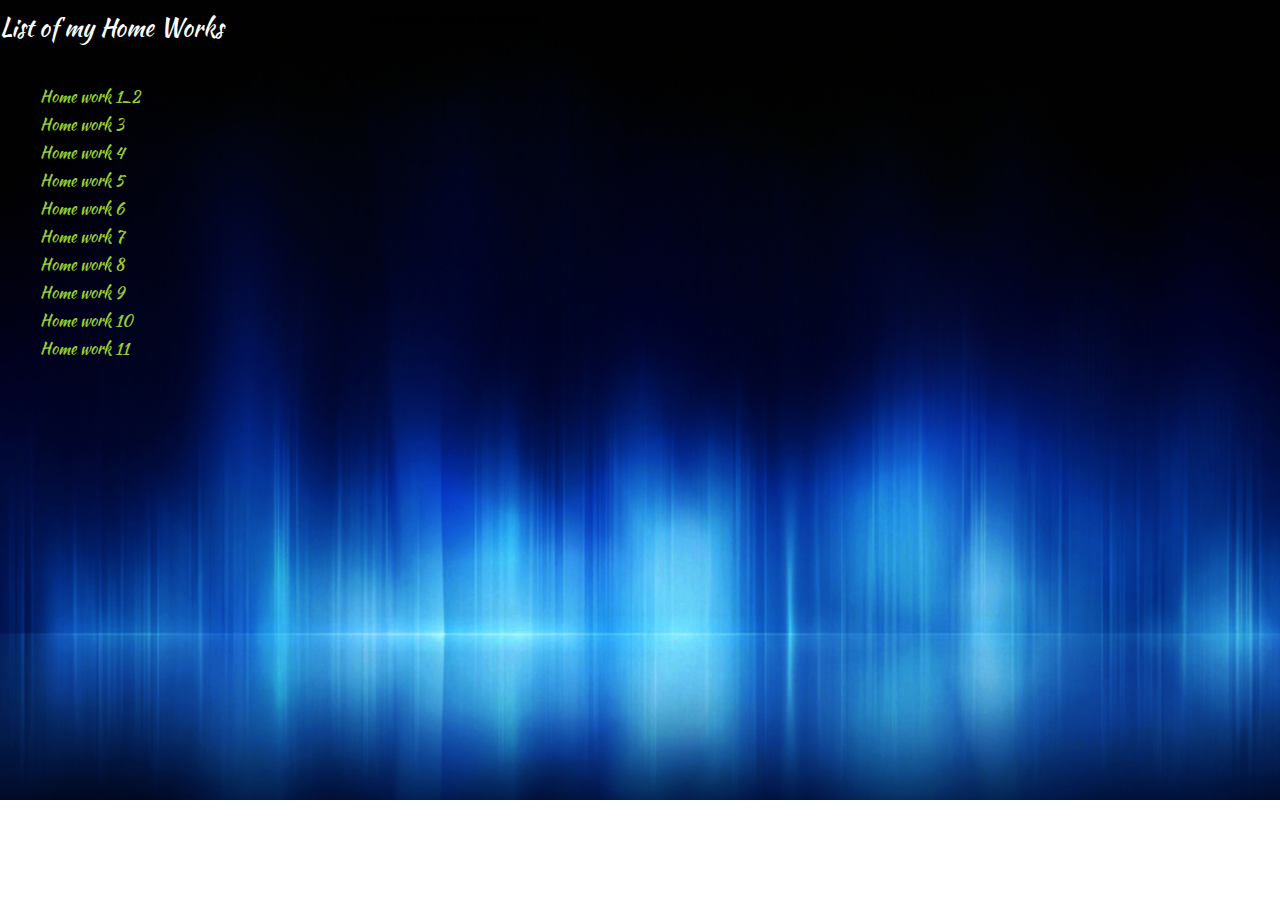
<file: index.html>
<!DOCTYPE html>
<html lang="en">
<head>
  <meta charset="UTF-8">
  <meta name="viewport" content="width=device-width, initial-scale=1.0">
  <meta http-equiv="X-UA-Compatible" content="ie=edge">
  <link href="https://fonts.googleapis.com/css?family=Kaushan+Script" rel="stylesheet">
  <link rel="stylesheet" href="style.css" />
  <title>My homeworks</title>
</head>
<body>
<div class="wrapper"><img src="./img/Background.jpg" alt="slider" class="slider-img"/>
<div class="list-title1"><span class="text-hw1"> List of my Home Works </span></div>
<div class="list-title2"><span class="text-hw2"> My Home Work examples </span></div>
<div class="home-works">
<div class="links-hw">
<ul class="sub-title">
<li class="list-item hw-1"><a href="./HW-1_2/index.html" class="list-link">Home work 1_2</a></li>
<li class="list-item hw-2"><a href="./HW-3/index.html" class="list-link">Home work 3</a></li>
<li class="list-item hw-4"><a href="./HW-4/index.html" class="list-link">Home work 4</a></li>
<li class="list-item hw-5"><a href="./HW-5/index.html" class="list-link">Home work 5</a></li>
<li class="list-item hw-6"><a href="./HW-6/index.html" class="list-link">Home work 6</a></li>
<li class="list-item hw-7"><a href="./HW-7/index.html" class="list-link">Home work 7</a></li>
<li class="list-item hw-8"><a href="./HW-8/index.html" class="list-link">Home work 8</a></li>
<li class="list-item hw-9"><a href="./HW-9/index.html" class="list-link">Home work 9</a></li>
<li class="list-item hw-10"><a href="./HW-10/index.html" class="list-link">Home work 10</a></li>
<li class="list-item hw-11"><a href="./HW-11/index.html" class="list-link">Home work 11</a></li>
</ul>
</div>
</div>
</div>
</body>
</html>
</file>
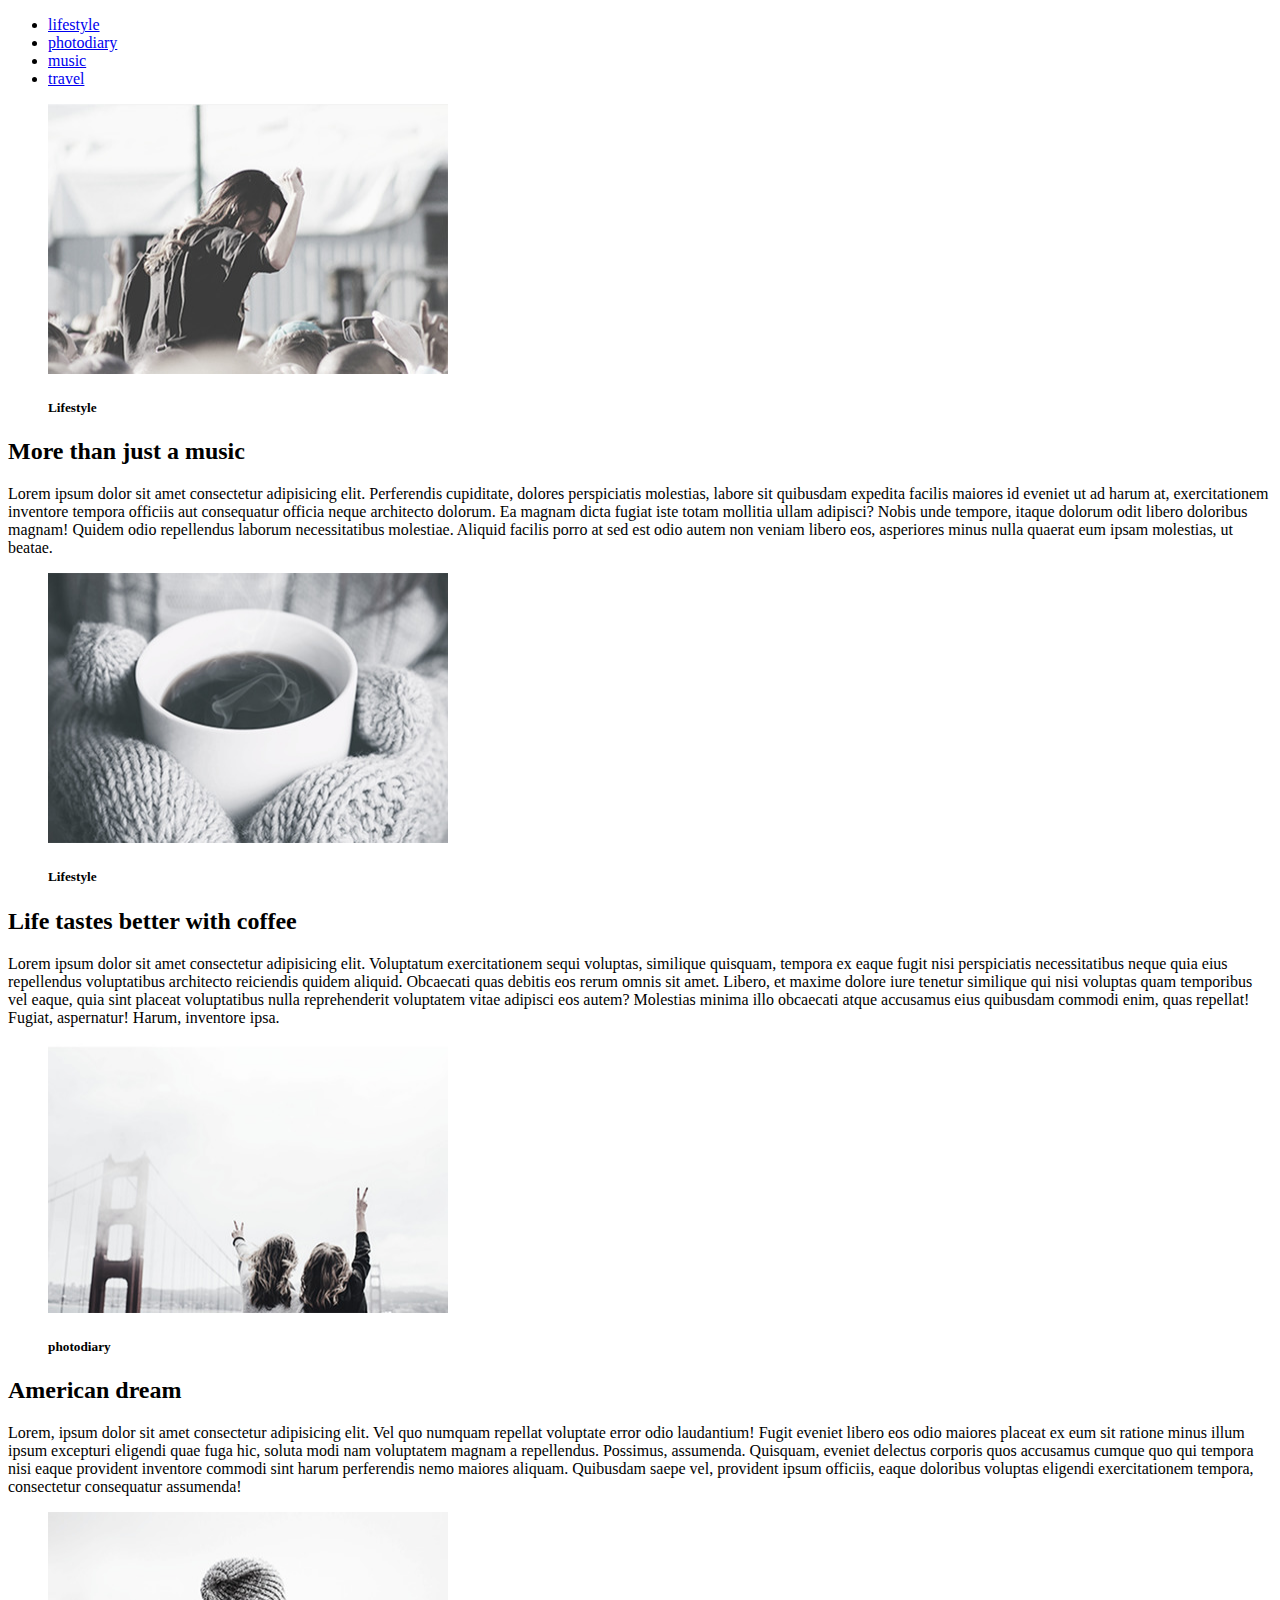
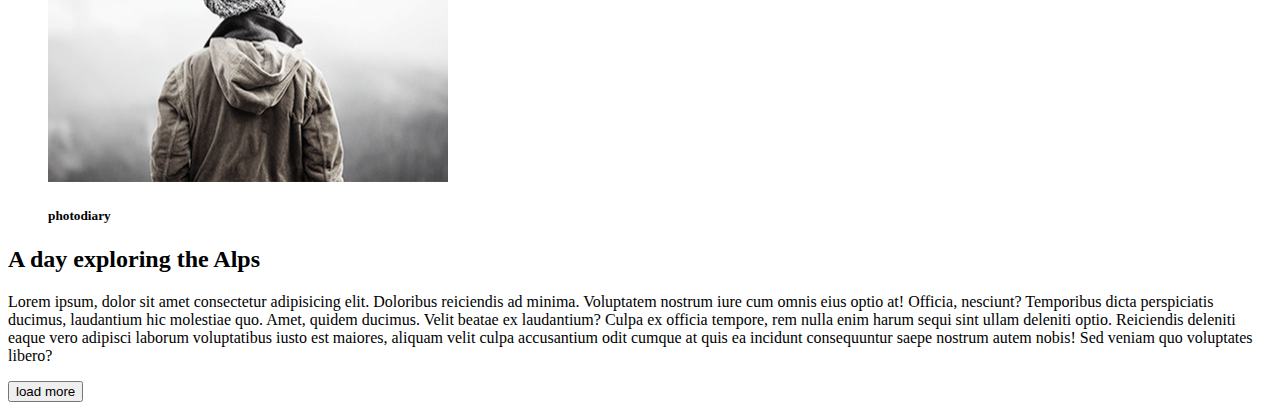
<file: HW-1_2/index.html>
<!DOCTYPE html>
<html lang="en">
  <head>
    <meta charset="UTF-8" />
    <meta name="viewport" content="width=device-width, initial-scale=1.0" />
    <meta http-equiv="X-UA-Compatible" content="ie=edge" />
    <title>Lifestyle</title>
  </head>
  <body>
    <div class="wrapper">
      <header>
        <ul>
          <li><a href="#1"> lifestyle </a></li>
          <li><a href="#2"> photodiary </a></li>
          <li><a href="#3"> music </a></li>
          <li><a href="#4"> travel </a></li>
        </ul>
      </header>
      <!-- #box1 -->
      <div class="box">
        <figure class="box-figure" id="1">
          <img
            src="img/1.jpg"
            alt="a girl"
            title="happy girl"
            width="400"
            height="270"
          />
          <figcaption><h5>Lifestyle</h5></figcaption>
        </figure>
        <h2>More than just a music</h2>
        <p>
          Lorem ipsum dolor sit amet consectetur adipisicing elit. Perferendis
          cupiditate, dolores perspiciatis molestias, labore sit quibusdam
          expedita facilis maiores id eveniet ut ad harum at, exercitationem
          inventore tempora officiis aut consequatur officia neque architecto
          dolorum. Ea magnam dicta fugiat iste totam mollitia ullam adipisci?
          Nobis unde tempore, itaque dolorum odit libero doloribus magnam!
          Quidem odio repellendus laborum necessitatibus molestiae. Aliquid
          facilis porro at sed est odio autem non veniam libero eos, asperiores
          minus nulla quaerat eum ipsam molestias, ut beatae.
        </p>
      </div>
      <!-- End #box1 -->
      <!-- #box2 -->
      <div class="box">
        <figure class="box-figure-" id="2">
          <img
            src="img/2.jpg"
            alt="coffee"
            title="a cup of coffee"
            width="400"
            height="270"
          />
          <figcaption><h5>Lifestyle</h5></figcaption>
        </figure>
        <h2>Life tastes better with coffee</h2>
        <p>
          Lorem ipsum dolor sit amet consectetur adipisicing elit. Voluptatum
          exercitationem sequi voluptas, similique quisquam, tempora ex eaque
          fugit nisi perspiciatis necessitatibus neque quia eius repellendus
          voluptatibus architecto reiciendis quidem aliquid. Obcaecati quas
          debitis eos rerum omnis sit amet. Libero, et maxime dolore iure
          tenetur similique qui nisi voluptas quam temporibus vel eaque, quia
          sint placeat voluptatibus nulla reprehenderit voluptatem vitae
          adipisci eos autem? Molestias minima illo obcaecati atque accusamus
          eius quibusdam commodi enim, quas repellat! Fugiat, aspernatur! Harum,
          inventore ipsa.
        </p>
      </div>
      <!-- End #box2 -->
      <!-- #box3 -->
      <div class="box">
        <figure class="box-figure" id="3">
          <img
            src="img/3.jpg"
            alt="two girls"
            title="two happy girls"
            width="400"
            height="270"
          />
          <figcaption><h5>photodiary</h5></figcaption>
        </figure>
        <h2>American dream</h2>
        <p>
          Lorem, ipsum dolor sit amet consectetur adipisicing elit. Vel quo
          numquam repellat voluptate error odio laudantium! Fugit eveniet libero
          eos odio maiores placeat ex eum sit ratione minus illum ipsum
          excepturi eligendi quae fuga hic, soluta modi nam voluptatem magnam a
          repellendus. Possimus, assumenda. Quisquam, eveniet delectus corporis
          quos accusamus cumque quo qui tempora nisi eaque provident inventore
          commodi sint harum perferendis nemo maiores aliquam. Quibusdam saepe
          vel, provident ipsum officiis, eaque doloribus voluptas eligendi
          exercitationem tempora, consectetur consequatur assumenda!
        </p>
      </div>
      <!-- End #box3 -->
      <!-- #box4 -->
      <div class="box">
        <figure class="box-figure" id="4">
          <img
            src="img/4.jpg"
            alt="a man"
            title="one man"
            width="400"
            height="270"
          />
          <figcaption><h5>photodiary</h5></figcaption>
        </figure>
        <h2>A day exploring the Alps</h2>
        <p>
          Lorem ipsum, dolor sit amet consectetur adipisicing elit. Doloribus
          reiciendis ad minima. Voluptatem nostrum iure cum omnis eius optio at!
          Officia, nesciunt? Temporibus dicta perspiciatis ducimus, laudantium
          hic molestiae quo. Amet, quidem ducimus. Velit beatae ex laudantium?
          Culpa ex officia tempore, rem nulla enim harum sequi sint ullam
          deleniti optio. Reiciendis deleniti eaque vero adipisci laborum
          voluptatibus iusto est maiores, aliquam velit culpa accusantium odit
          cumque at quis ea incidunt consequuntur saepe nostrum autem nobis! Sed
          veniam quo voluptates libero?
        </p>
      </div>
      <!-- End #box4 -->
      <footer>
        <button>load more</button>
      </footer>
    </div>
  </body>
</html>
</file>
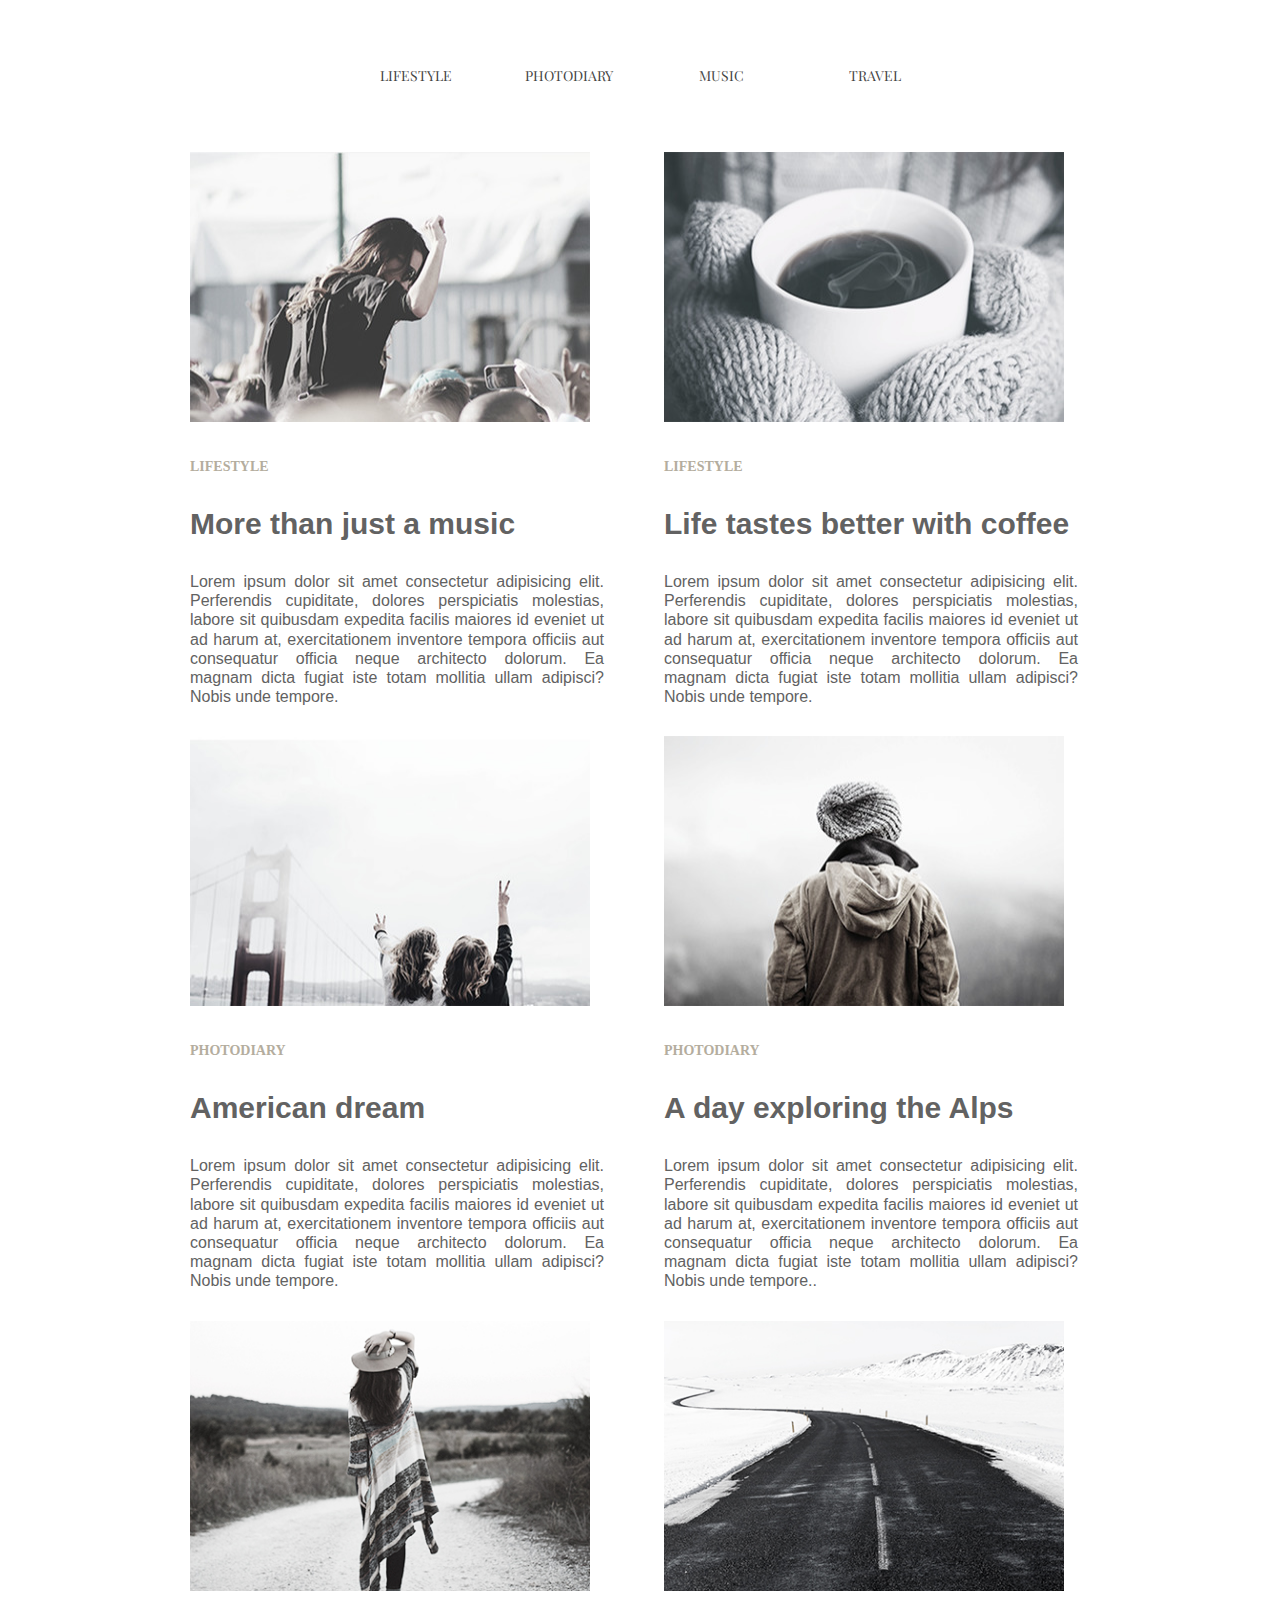
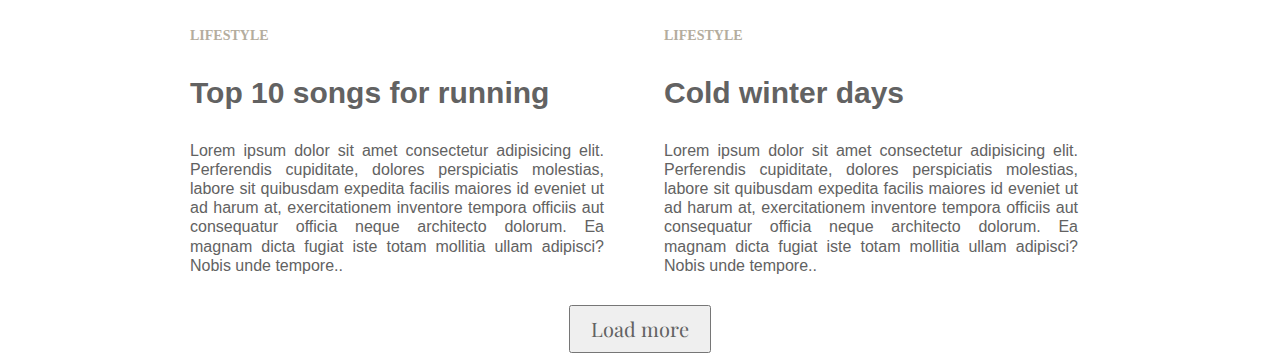
<file: HW-3/index.html>
<!DOCTYPE html>
<html lang="en">
  <head>
    <meta charset="UTF-8" />
    <meta name="viewport" content="width=device-width, initial-scale=1.0" />
    <meta http-equiv="X-UA-Compatible" content="ie=edge" />
    <title>Lifestyle</title>
    <link
      href="https://fonts.googleapis.com/css?family=Playfair+Display"
      rel="stylesheet"
    />
    <link rel="stylesheet" href="./CSS/style.css" />
  </head>

  <body>
    <div class="wrapper">
      <header>
        <ul class="list">
          <li class="list-item">
            <a class="list-link" href="#1"> lifestyle </a>
          </li>
          <li class="list-item">
            <a class="list-link" href="#2"> photodiary </a>
          </li>
          <li class="list-item"><a class="list-link" href="#3"> music </a></li>
          <li class="list-item"><a class="list-link" href="#4"> travel </a></li>
        </ul>
      </header>
      <!-- #box1 -->
      <main>
        <div class="box box-mr">
          <div class="box-image-wrp" id="1">
            <img
              class="box-image"
              src="img/1.jpg"
              alt="a girl"
              title="happy girl"
              width="400"
              height="270"
            />
          </div>
          <h5 class="sub-title">Lifestyle</h5>
          <h2 class="box-title">More than just a music</h2>
          <p class="box-text-pl">
            Lorem ipsum dolor sit amet consectetur adipisicing elit. Perferendis
            cupiditate, dolores perspiciatis molestias, labore sit quibusdam
            expedita facilis maiores id eveniet ut ad harum at, exercitationem
            inventore tempora officiis aut consequatur officia neque architecto
            dolorum. Ea magnam dicta fugiat iste totam mollitia ullam adipisci?
            Nobis unde tempore.
          </p>
        </div>
        <!-- End #box1 -->
        <!-- #box2 -->
        <div class="box">
          <div class="box-image-wrp" id="2">
            <img
              class="box-image"
              src="img/2.jpg"
              alt="coffee"
              title="a cup of coffee"
              width="400"
              height="270"
            />
          </div>
          <h5 class="sub-title">Lifestyle</h5>
          <h2 class="box-title">Life tastes better with coffee</h2>
          <p class="box-text">
            Lorem ipsum dolor sit amet consectetur adipisicing elit. Perferendis
            cupiditate, dolores perspiciatis molestias, labore sit quibusdam
            expedita facilis maiores id eveniet ut ad harum at, exercitationem
            inventore tempora officiis aut consequatur officia neque architecto
            dolorum. Ea magnam dicta fugiat iste totam mollitia ullam adipisci?
            Nobis unde tempore.
          </p>
        </div>
        <!-- End #box2 -->
        <!-- #box3 -->
        <div class="box box-mr">
          <div class="box-image-wrp" id="3">
            <img
              class="box-image"
              src="img/3.jpg"
              alt="two girls"
              title="two happy girls"
              width="400"
              height="270"
            />
          </div>
          <h5 class="sub-title">photodiary</h5>
          <h2 class="box-title">American dream</h2>
          <p class="box-text">
            Lorem ipsum dolor sit amet consectetur adipisicing elit. Perferendis
            cupiditate, dolores perspiciatis molestias, labore sit quibusdam
            expedita facilis maiores id eveniet ut ad harum at, exercitationem
            inventore tempora officiis aut consequatur officia neque architecto
            dolorum. Ea magnam dicta fugiat iste totam mollitia ullam adipisci?
            Nobis unde tempore.
          </p>
        </div>
        <!-- End #box3 -->
        <!-- #box4 -->
        <div class="box">
          <div class="box-image-wrp" id="4">
            <img
              class="box-image"
              src="img/4.jpg"
              alt="a man"
              title="one man"
              width="400"
              height="270"
            />
          </div>
          <h5 class="sub-title">photodiary</h5>
          <h2 class="box-title">A day exploring the Alps</h2>
          <p class="box-text">
            Lorem ipsum dolor sit amet consectetur adipisicing elit. Perferendis
            cupiditate, dolores perspiciatis molestias, labore sit quibusdam
            expedita facilis maiores id eveniet ut ad harum at, exercitationem
            inventore tempora officiis aut consequatur officia neque architecto
            dolorum. Ea magnam dicta fugiat iste totam mollitia ullam adipisci?
            Nobis unde tempore..
          </p>
        </div>
        <!-- End #box4 -->
        <!-- #box5 -->
        <div class="box box-mr">
          <div class="box-image-wrp" id="5">
            <img
              class="box-image"
              src="img/5.jpg"
              alt="a girl"
              title="one girl"
              width="400"
              height="270"
            />
          </div>
          <h5 class="sub-title">Lifestyle</h5>
          <h2 class="box-title">Top 10 songs for running</h2>
          <p class="box-text">
            Lorem ipsum dolor sit amet consectetur adipisicing elit. Perferendis
            cupiditate, dolores perspiciatis molestias, labore sit quibusdam
            expedita facilis maiores id eveniet ut ad harum at, exercitationem
            inventore tempora officiis aut consequatur officia neque architecto
            dolorum. Ea magnam dicta fugiat iste totam mollitia ullam adipisci?
            Nobis unde tempore..
          </p>
        </div>
        <!-- End #box5 -->
        <!-- #box6 -->
        <div class="box">
          <div class="box-image-wrp" id="6">
            <img
              class="box-image"
              src="img/6.jpg"
              alt="a road"
              title="road"
              width="400"
              height="270"
            />
          </div>
          <h5 class="sub-title">Lifestyle</h5>
          <h2 class="box-title">Cold winter days</h2>
          <p class="box-text">
            Lorem ipsum dolor sit amet consectetur adipisicing elit. Perferendis
            cupiditate, dolores perspiciatis molestias, labore sit quibusdam
            expedita facilis maiores id eveniet ut ad harum at, exercitationem
            inventore tempora officiis aut consequatur officia neque architecto
            dolorum. Ea magnam dicta fugiat iste totam mollitia ullam adipisci?
            Nobis unde tempore..
          </p>
        </div>
        <!-- End #box6 -->
        <footer>
          <button class="btn">Load more</button>
        </footer>
      </main>
    </div>
  </body>
</html>
</file>
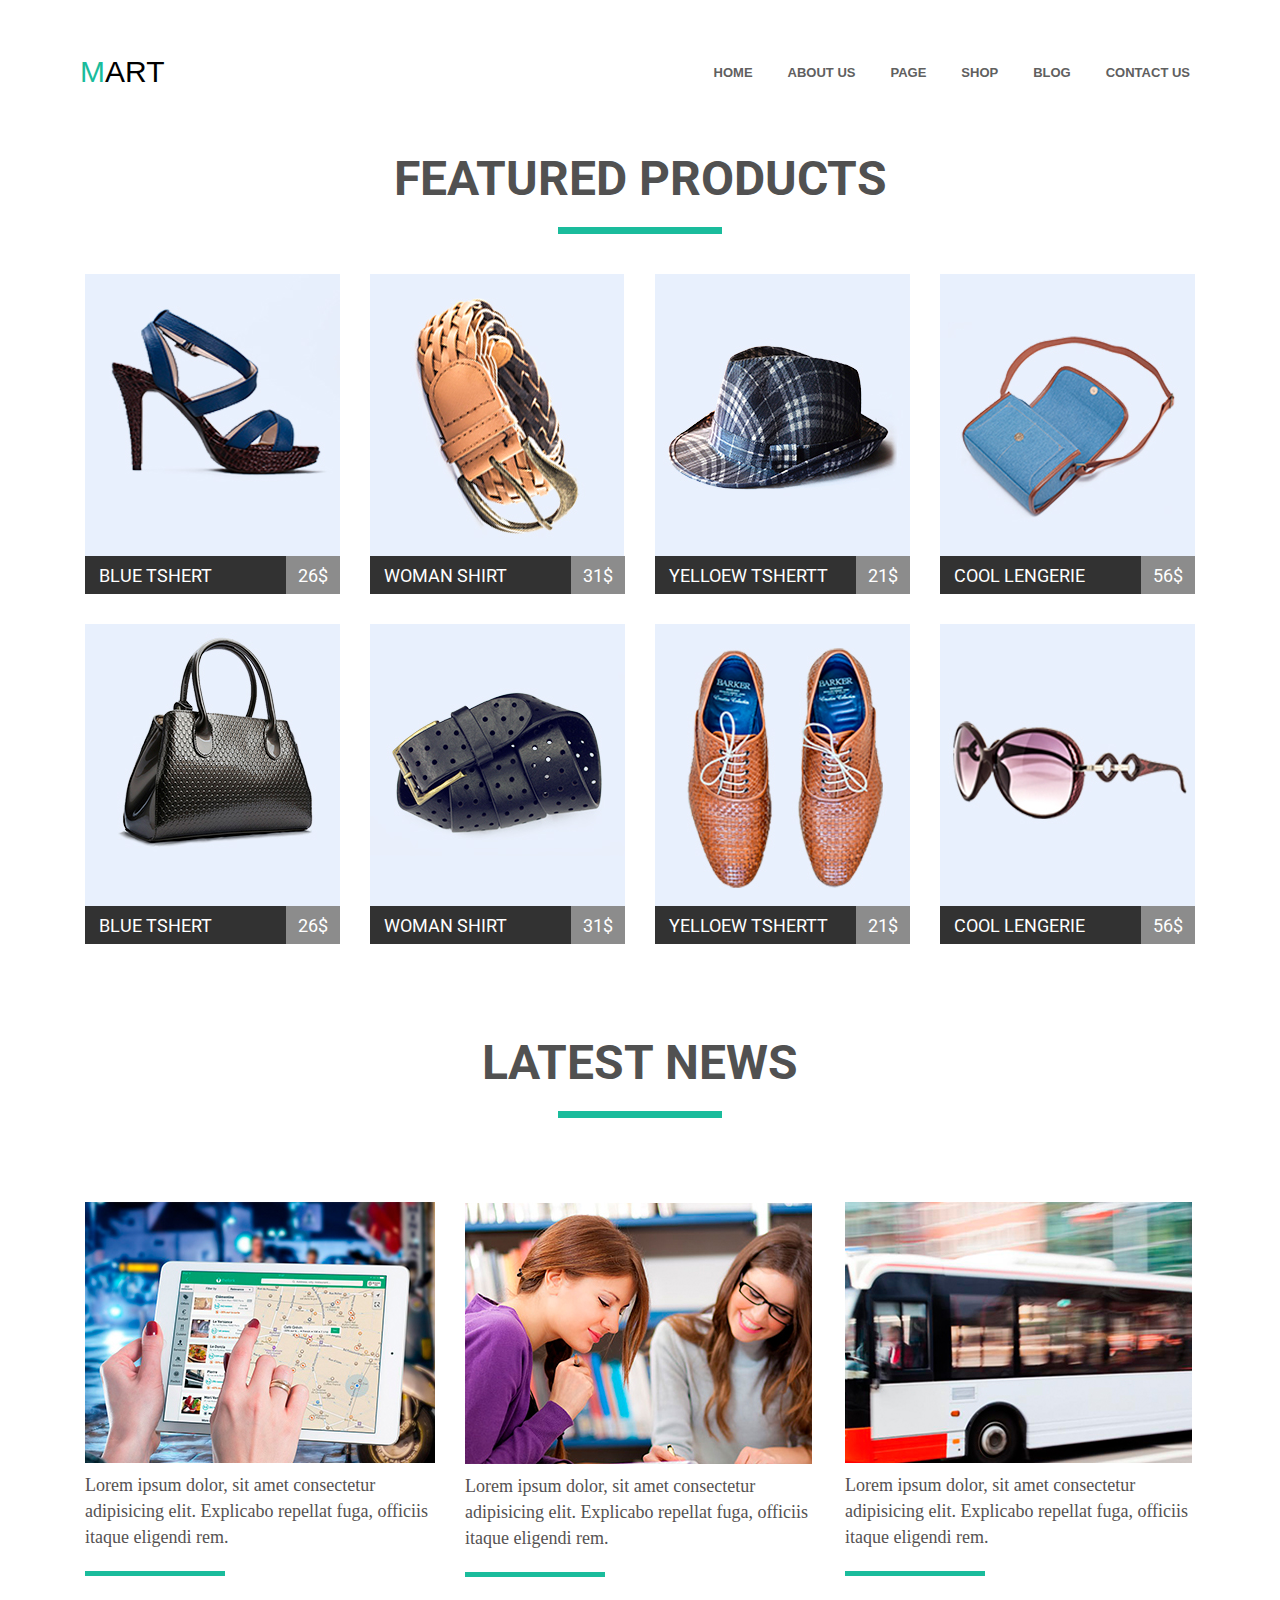
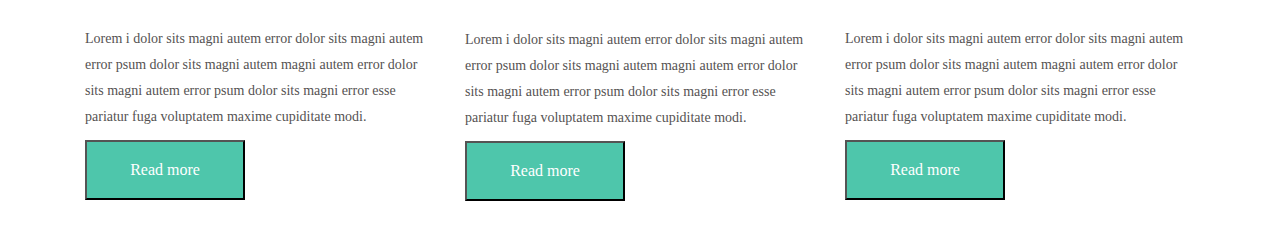
<file: HW-4/index.html>
<!DOCTYPE html>
<html lang="en">
  <head>
    <meta charset="UTF-8" />
    <meta name="viewport" content="width=device-width, initial-scale=1.0" />
    <meta http-equiv="X-UA-Compatible" content="ie=edge" />
    <title>Lifestyle</title>
    <link
      href="https://fonts.googleapis.com/css?family=Open+Sans"
      rel="stylesheet"
    />
    <link
      href="https://fonts.googleapis.com/css?family=Roboto"
      rel="stylesheet"
    />
    <link
      href="https://fonts.googleapis.com/css?family=Playfair+Display"
      rel="stylesheet"
    />
    <link rel="stylesheet" href="./CSS/style.css" />
  </head>
  <body>
    <div class="wrapper">
      <header class="page-header container">
        <nav class="page-nav container clearfix">
          <p><span class="list-logo">Mart</span></p>
          <ul class="site-navigation clearfix">
            <li class="list-item"><a href="#">Home</a></li>
            <li class="list-item"><a href="#">About us</a></li>
            <li class="list-item"><a href="#">Page</a></li>
            <li class="list-item"><a href="#">Shop</a></li>
            <li class="list-item"><a href="#">Blog</a></li>
            <li class="list-item"><a href="#">Contact us</a></li>
          </ul>
        </nav>
      </header>
      <h2 class="title">Featured Products</h2>
      <main class="content clearfix">
        <div class="card">
          <div class="card-img-wrp">
            <img src="./img/1.jpg" alt="goods" class="card-products" />
          </div>
          <div class="card-text-wrp clearfix">
            <span class="card-title">Blue TShert</span>
            <span class="card-prise">26$</span>
          </div>
        </div>
        <div class="card">
          <div class="card-img-wrp clearfix">
            <img src="./img/2.jpg" alt="woman shirt" class="card-img" />
          </div>
          <div class="card-text-wrp">
            <span class="card-title">Woman shirt</span>
            <span class="card-prise">31$</span>
          </div>
        </div>
        <div class="card">
          <div class="card-img-wrp clearfix">
            <img src="./img/3.jpg" alt="Yelloew TShert" class="card-img" />
          </div>
          <div class="card-text-wrp">
            <span class="card-title">Yelloew TShertt</span>
            <span class="card-prise">21$</span>
          </div>
        </div>
        <div class="card">
          <div class="card-img-wrp clearfix">
            <img src="./img/4.jpg" alt="Cool Lengerie" class="card-img" />
          </div>
          <div class="card-text-wrp">
            <span class="card-title">Cool Lengerie</span>
            <span class="card-prise">56$</span>
          </div>
        </div>
        <div class="card">
          <div class="card-img-wrp clearfix">
            <img src="./img/5.jpg" alt="goods" class="card-img" />
          </div>
          <div class="card-text-wrp">
            <span class="card-title">Blue TShert</span>
            <span class="card-prise">26$</span>
          </div>
        </div>
        <div class="card">
          <div class="card-img-wrp clearfix">
            <img src="./img/6.jpg" alt="woman shirt" class="card-img" />
          </div>
          <div class="card-text-wrp">
            <span class="card-title">Woman shirt</span>
            <span class="card-prise">31$</span>
          </div>
        </div>
        <div class="card">
          <div class="card-img-wrp clearfix">
            <img src="./img/7.jpg" alt="Yelloew TShert" class="card-img" />
          </div>
          <div class="card-text-wrp">
            <span class="card-title">Yelloew TShertt</span>
            <span class="card-prise">21$</span>
          </div>
        </div>
        <div class="card">
          <div class="card-img-wrp clearfix">
            <img src="./img/8.jpg" alt="Cool Lengerie" class="card-img" />
          </div>
          <div class="card-text-wrp">
            <span class="card-title">Cool Lengerie</span>
            <span class="card-prise">56$</span>
          </div>
        </div>
      </main>
      <h2 class="sub">Latest news</h2>
      <footer class="clearfix">
        <div class="foto-ft">
          <div class="photo-img-ft">
            <img src="./img/9.jpg" alt="photo" />
          </div>
          <div class="foto-text-ft">
            <span class="text-title-ft"
              >Lorem ipsum dolor, sit amet consectetur adipisicing elit.
              Explicabo repellat fuga, officiis itaque eligendi rem.</span
            >
          </div>
          <h2 class="sub-ft"></h2>
          <span class="text-title-ft-under">
            Lorem i dolor sits magni autem error dolor sits magni autem error
            psum dolor sits magni autem magni autem error dolor sits magni autem
            error psum dolor sits magni error esse pariatur fuga voluptatem
            maxime cupiditate modi.</span
          >
          <button class="btn">Read more</button>
        </div>
        <div class="foto-ft clearfix">
          <div class="photo-img-ft">
            <img src="./img/10.jpg" alt="photo" />
          </div>
          <div class="foto-text-ft">
            <span class="text-title-ft"
              >Lorem ipsum dolor, sit amet consectetur adipisicing elit.
              Explicabo repellat fuga, officiis itaque eligendi rem.</span
            >
          </div>
          <h2 class="sub-ft"></h2>
          <span class="text-title-ft-under">
            Lorem i dolor sits magni autem error dolor sits magni autem error
            psum dolor sits magni autem magni autem error dolor sits magni autem
            error psum dolor sits magni error esse pariatur fuga voluptatem
            maxime cupiditate modi.</span
          >
          <button class="btn">Read more</button>
        </div>
        <div class="foto-ft clearfix">
          <div class="photo-img-ft">
            <img src="./img/11.jpg" alt="photo" />
          </div>
          <div class="foto-text-ft">
            <span class="text-title-ft"
              >Lorem ipsum dolor, sit amet consectetur adipisicing elit.
              Explicabo repellat fuga, officiis itaque eligendi rem.</span
            >
          </div>
          <h2 class="sub-ft"></h2>
          <span class="text-title-ft-under">
            Lorem i dolor sits magni autem error dolor sits magni autem error
            psum dolor sits magni autem magni autem error dolor sits magni autem
            error psum dolor sits magni error esse pariatur fuga voluptatem
            maxime cupiditate modi.</span
          >
          <button class="btn">Read more</button>
        </div>
      </footer>
    </div>
  </body>
</html>
</file>
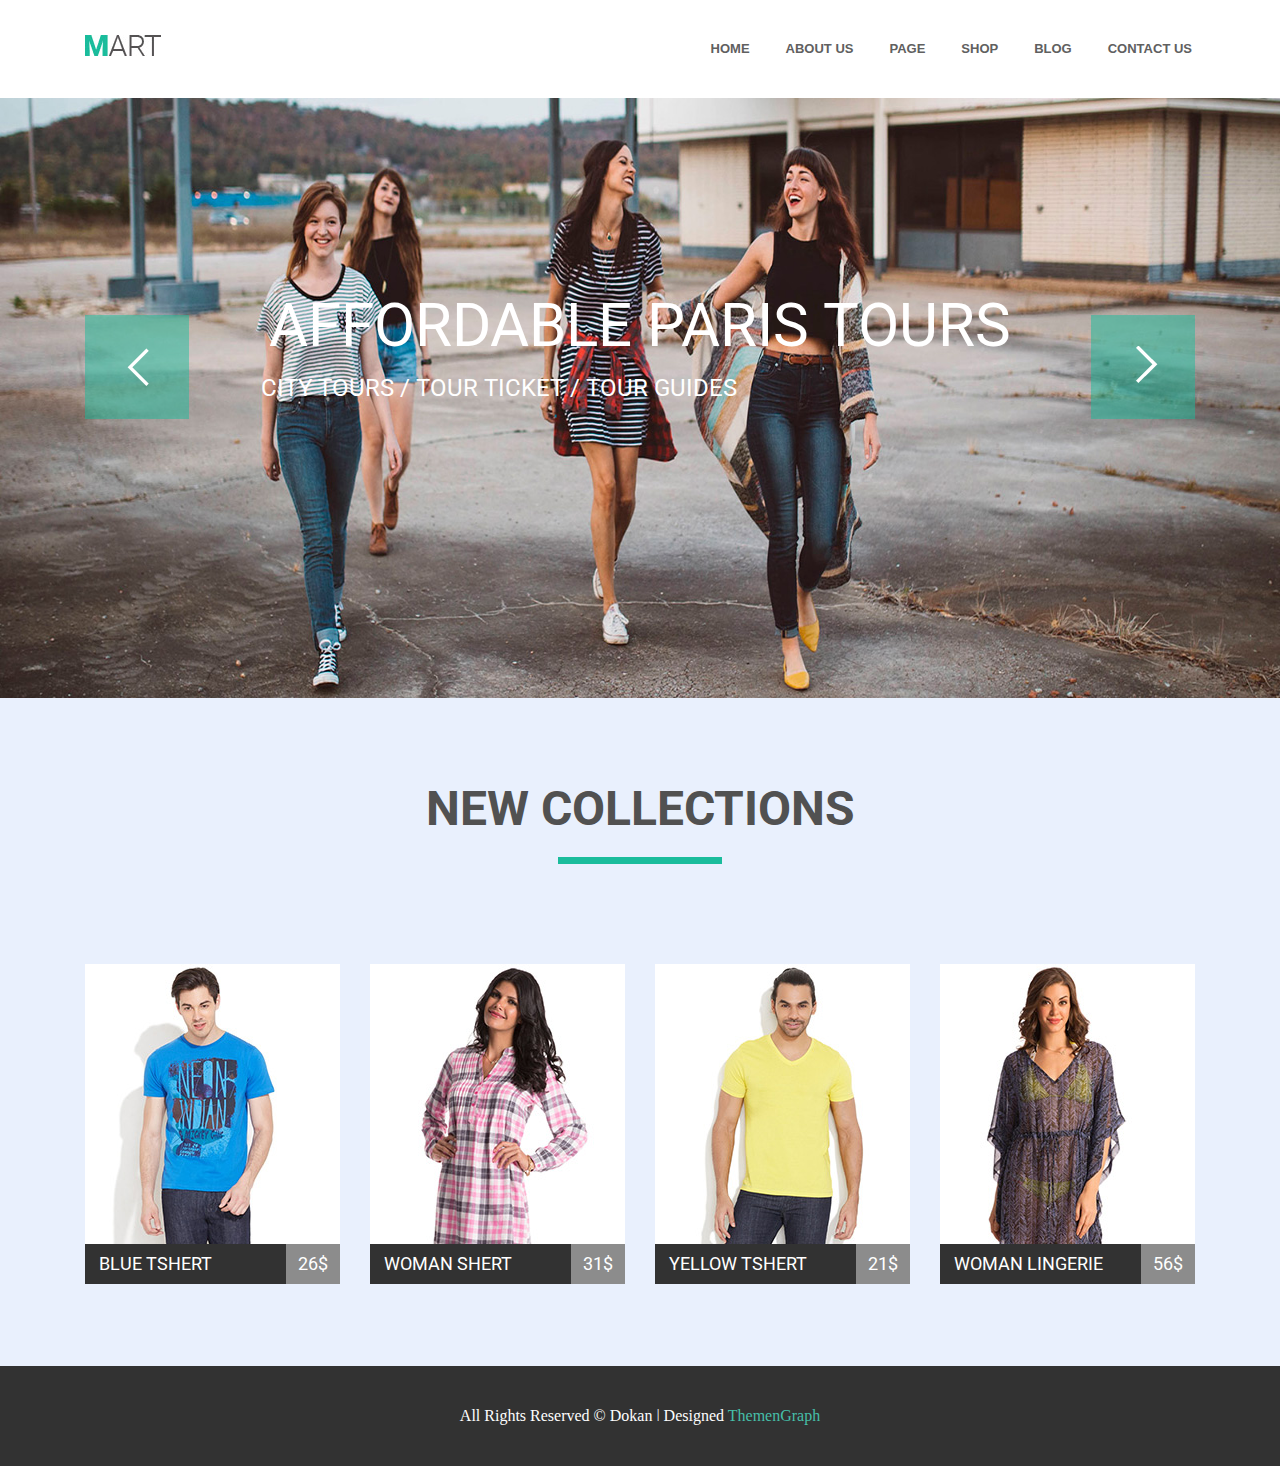
<file: HW-5/index.html>
<!DOCTYPE html>
<html lang="en">

<head>
  <meta charset="UTF-8" />
  <meta name="viewport" content="width=device-width, initial-scale=1.0" />
  <meta http-equiv="X-UA-Compatible" content="ie=edge" />
  <title>Lifestyle</title>
  <link href="https://fonts.googleapis.com/css?family=Open+Sans" rel="stylesheet" />
  <link href="https://fonts.googleapis.com/css?family=Roboto" rel="stylesheet" />
  <link href="https://fonts.googleapis.com/css?family=Playfair+Display" rel="stylesheet" />
  <link rel="stylesheet" href="./CSS/style.css" />
</head>

<body>
    <div class="fluid-header">
      <header class="page-header">
        <nav class="page-nav container clearfix">
          <a href="#">
            <img src="./img/logo.jpg" alt="logo" class="site-logo" /></a>
          <ul class="site-navigation clearfix">
            <li class="list-item"><a href="#">Home</a></li>
            <li class="list-item"><a href="#">About us</a></li>
            <li class="list-item"><a href="#">Page</a></li>
            <li class="list-item"><a href="#">Shop</a></li>
            <li class="list-item"><a href="#">Blog</a></li>
            <li class="list-item"><a href="#">Contact us</a></li>
          </ul>
        </nav>
      </header>
    </div>
    <div class="container-fluid slider-wrp">
      <img class="slider-img" src="img/main.jpg" alt="slider" />
      <div class="conteiner slider clearfix">
        <button class="btn btn-l">
          <img src="./img/left.png" alt="previos slider" />
        </button>
        <button class="btn btn-r">
          <img src="./img/right.png" alt="next slider" />
        </button>
        <p class="text-upp">AFFORDABLE PARIS TOURS</p>
        <p class="text-down">CITY TOURS / TOUR TICKET / TOUR GUIDES</p>
      </div>
    </div>
    <div class="middle-wrp">
    <main class="clearfix">
      <h2 class="title">NEW COLLECTIONS</h2>
      <div class="card">
        <div class="card-img-wrp">
          <img src="./img/1.jpg" alt="man_blue_tshert" class="card-products" />
          <div class="card-purchase"></div>
          <div class="card-icon-wrp">
            <button class="btnn btn-heart">
              <img src="./img/heart.png" alt="heart" />
            </button>
            <button class="btnn btn-arrow">
              <img src="./img/arrow.png" alt="arrow" />
            </button>
            <button class="btnn btn-clock">
              <img src="./img/clock.png" alt="clock" />
            </button>
            <button class="btnn btn-add-basket">
              <img src="./img/basket.png" class="basket-l" alt="basket" />
              <span class="add-to">ADD TO CARD</span>
            </button>
          </div>
        </div>
        <div class="card-text-wrp clearfix">
          <span class="card-title">Blue TShert</span>
          <span class="card-prise">26$</span>
        </div>
      </div>
      <div class="card">
        <div class="card-img-wrp">
          <img src="./img/2.jpg" alt="woman_shert" class="card-products" />
          <div class="card-purchase"></div>
          <div class="card-icon-wrp">
            <button class="btnn btn-heart">
              <img src="./img/heart.png" alt="heart" />
            </button>
            <button class="btnn btn-arrow">
              <img src="./img/arrow.png" alt="arrow" />
            </button>
            <button class="btnn btn-clock">
              <img src="./img/clock.png" alt="clock" />
            </button>
            <button class="btnn btn-add-basket">
              <img src="./img/basket.png" class="basket-l" alt="basket" />
              <span class="add-to">ADD TO CARD</span>
            </button>
          </div>
        </div>
        <div class="card-text-wrp clearfix">
          <span class="card-title">Woman Shert</span>
          <span class="card-prise">31$</span>
        </div>
      </div>
      <div class="card">
        <div class="card-img-wrp">
          <img src="./img/3.jpg" alt="man_yellow_tshert" class="card-products" />
          <div class="card-purchase"></div>
          <div class="card-icon-wrp">
            <button class="btnn btn-heart">
              <img src="./img/heart.png" alt="heart" />
            </button>
            <button class="btnn btn-arrow">
              <img src="./img/arrow.png" alt="arrow" />
            </button>
            <button class="btnn btn-clock">
              <img src="./img/clock.png" alt="clock" />
            </button>
            <button class="btnn btn-add-basket">
              <img src="./img/basket.png" class="basket-l" alt="basket" />
              <span class="add-to">ADD TO CARD</span>
            </button>
          </div>
        </div>
        <div class="card-text-wrp clearfix">
          <span class="card-title">Yellow TShert</span>
          <span class="card-prise">21$</span>
        </div>
      </div>
      <div class="card">
        <div class="card-img-wrp">
          <img src="./img/4.jpg" alt="woman_lingerie" class="card-products" />
          <div class="card-purchase"></div>
          <div class="card-icon-wrp">
            <button class="btnn btn-heart">
              <img src="./img/heart.png" alt="heart" />
            </button>
            <button class="btnn btn-arrow">
              <img src="./img/arrow.png" alt="arrow" />
            </button>
            <button class="btnn btn-clock">
              <img src="./img/clock.png" alt="clock" />
            </button>
            <button class="btnn btn-add-basket">
              <img src="./img/basket.png" class="basket-l" alt="basket" />
              <span class="add-to">ADD TO CARD</span>
            </button>
          </div>
        </div>
        <div class="card-text-wrp clearfix">
          <span class="card-title">Woman Lingerie</span>
          <span class="card-prise">56$</span>
        </div>
      </div>
    </main>
    </div>
    <footer class="ftr">
      <p class="ftr-title">
        All Rights Reserved © Dokan &#448; Designed
        <span class="last-word">ThemenGraph</span>
      </p>
    </footer>
</body>

</html>
</file>
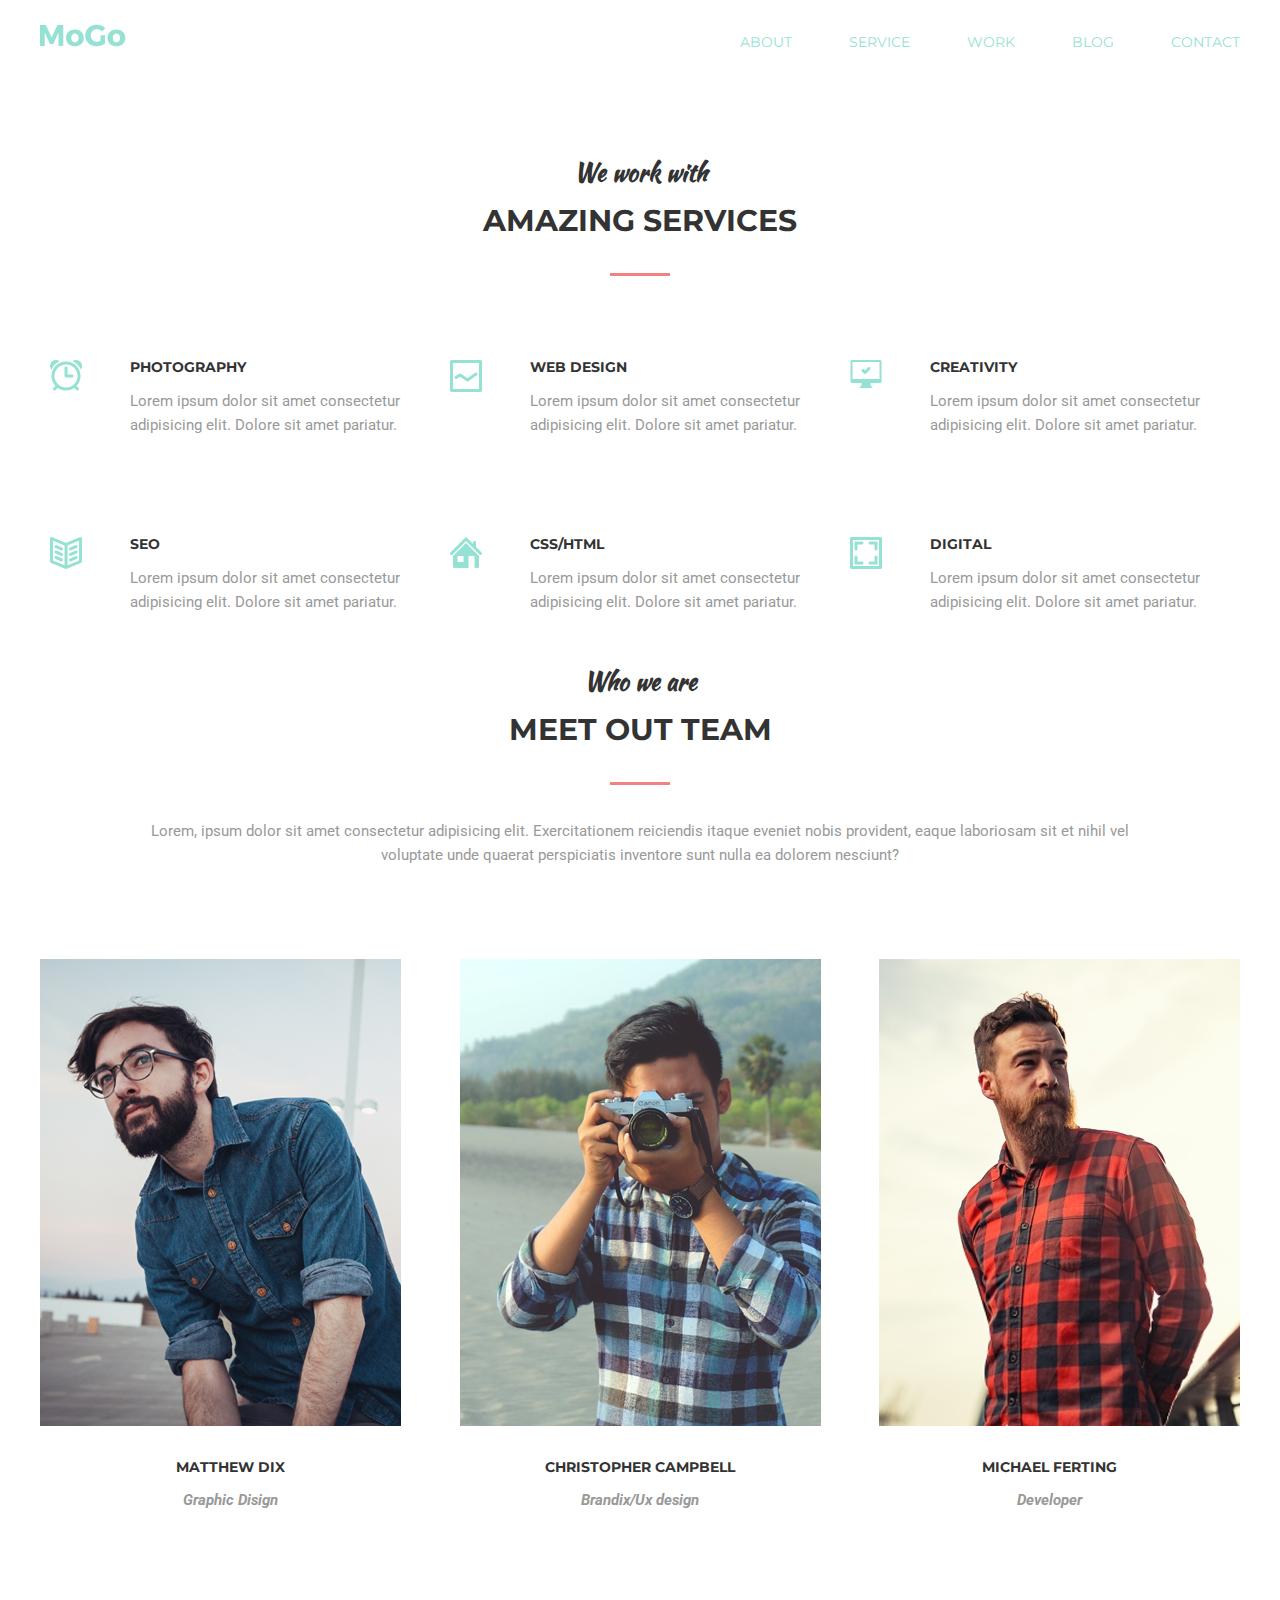
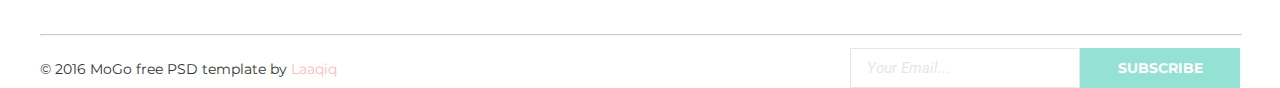
<file: HW-6/index.html>
<!DOCTYPE html>
<html lang="en">

<head>
  <meta charset="UTF-8" />
  <meta name="viewport" content="width=device-width, initial-scale=1.0" />
  <meta http-equiv="X-UA-Compatible" content="ie=edge" />
  <title>Lifestyle</title>
  <link href="https://fonts.googleapis.com/css?family=Open+Sans" rel="stylesheet" />
  <link href="https://fonts.googleapis.com/css?family=Roboto" rel="stylesheet" />
  <link href="https://fonts.googleapis.com/css?family=Kaushan+Script" rel="stylesheet">
  <link href="https://fonts.googleapis.com/css?family=Playfair+Display" rel="stylesheet" />
  <link href="https://fonts.googleapis.com/css?family=Kaushan+Script" rel="stylesheet">
  <link href="https://fonts.googleapis.com/css?family=Montserrat" rel="stylesheet">
  <link rel="stylesheet" href="./CSS/style.css" />
</head>

<body>
  <div class="wrapper">
    <div class="container">
      <header class="row row-header">
        <div class="logo-wrp col-1">
          <a href="#"><img src="./img/logo.png" alt="logo" class="logo"></a></div>
        <nav class="nav-header col-5">
          <ul class="menu">
            <li class="list-item"><a href="#" class="menu-link">About</a></li>
            <li class="list-item"><a href="#" class="menu-link">Service</a></li>
            <li class="list-item"><a href="#" class="menu-link">Work</a></li>
            <li class="list-item"><a href="#" class="menu-link">Blog</a></li>
            <li class="list-item"><a href="#" class="menu-link">Contact</a></li>
          </ul>
        </nav>
      </header>
    </div>
    <div class="main">
      <h3 class="subtitle">We work with</h3>
      <h2 class="title">Amazing services</h2>
      <div class="row services">
        <div class="service col-4 row">
          <div class="icon-wrp"><a href="#"><img src="./img/alarm.png" alt="clock"></a></div>
          <div class="service-text">
            <h4 class="service-title">Photography</h4>
            <p class="service-description">Lorem ipsum dolor sit amet consectetur adipisicing elit. Dolore sit amet
              pariatur.</p>
          </div>
        </div>
        <div class="service col-4 row">
          <div class="icon-wrp"><a href="#"><img src="./img/line-graph.png" alt="line-graph"></a></div>
          <div class="service-text">
            <h4 class="service-title">Web design</h4>
            <p class="service-description">Lorem ipsum dolor sit amet consectetur adipisicing elit. Dolore sit amet
              pariatur.</p>
          </div>
        </div>
        <div class="service col-4 row">
          <div class="icon-wrp"><a href="#"><img src="./img/computer.png" alt="computer"></a></div>
          <div class="service-text">
            <h4 class="service-title">Creativity</h4>
            <p class="service-description">Lorem ipsum dolor sit amet consectetur adipisicing elit. Dolore sit amet
              pariatur.</p>
          </div>
        </div>
        <div class="service col-4 row">
          <div class="icon-wrp"><a href="#"><img src="./img/book.png" alt="book"></a></div>
          <div class="service-text">
            <h4 class="service-title">Seo</h4>
            <p class="service-description">Lorem ipsum dolor sit amet consectetur adipisicing elit. Dolore sit amet
              pariatur.</p>
          </div>
        </div>
        <div class="service col-4 row">
          <div class="icon-wrp"><a href="#"><img src="./img/home.png" alt="home"></a></div>
          <div class="service-text">
            <h4 class="service-title">Css/html</h4>
            <p class="service-description">Lorem ipsum dolor sit amet consectetur adipisicing elit. Dolore sit amet
              pariatur.</p>
          </div>
        </div>
        <div class="service col-4 row">
          <div class="icon-wrp"><a href="#"><img src="./img/image.png" alt="image"></a></div>
          <div class="service-text">
            <h4 class="service-title">Digital</h4>
            <p class="service-description">Lorem ipsum dolor sit amet consectetur adipisicing elit. Dolore sit amet
              pariatur.</p>
          </div>
        </div>
      </div>
    </div>
    <h3 class="subtitle">Who we are</h3>
    <h2 class="title title-mdl">Meet out team</h2>
    <p class="middle-text">Lorem, ipsum dolor sit amet consectetur adipisicing elit. Exercitationem reiciendis itaque
      eveniet nobis provident, eaque laboriosam sit et nihil vel voluptate unde quaerat perspiciatis inventore sunt
      nulla ea dolorem nesciunt?</p>

    <div class="middle-card">
      <div class="card">
        <div class="card-purchase"></div>
        <div class="card-img-wrp">
          <img src="./img/img-1.jpg" alt="first man" class="card-man" />
          <div class="card-icon-wrp">
            <button class="btn btn-facebook">
              <img src="./img/facebook.png" alt="facebook" />
            </button>
            <button class="btn btn-twitter">
              <img src="./img/twitter.png" alt="twitter" />
            </button>
            <button class="btn btn-pinterest">
              <img src="./img/pinterest.png" alt="pinterest" />
            </button>
            <button class="btn btn-instagram">
              <img src="./img/instagram.png" alt="instagram" />
            </button>
          </div>
        </div>
      </div>
      <div class="card">
        <div class="card-purchase"></div>
        <div class="card-img-wrp">
          <img src="./img/img-2.jpg" alt="second man" class="card-man" />
          <div class="card-icon-wrp">
            <button class="btn btn-facebook">
              <img src="./img/facebook.png" alt="facebook" />
            </button>
            <button class="btn btn-twitter">
              <img src="./img/twitter.png" alt="twitter" />
            </button>
            <button class="btn btn-pinterest">
              <img src="./img/pinterest.png" alt="pinterest" />
            </button>
            <button class="btn btn-instagram">
              <img src="./img/instagram.png" alt="instagram" />
            </button>
          </div>
        </div>
      </div>
      <div class="card">
        <div class="card-purchase"></div>
        <div class="card-img-wrp">
          <img src="./img/img-3.jpg" alt="third man" class="card-man" />
          <div class="card-icon-wrp">
            <button class="btn btn-facebook">
              <img src="./img/facebook.png" alt="facebook" />
            </button>
            <button class="btn btn-twitter">
              <img src="./img/twitter.png" alt="twitter" />
            </button>
            <button class="btn btn-pinterest">
              <img src="./img/pinterest.png" alt="pinterest" />
            </button>
            <button class="btn btn-instagram">
              <img src="./img/instagram.png" alt="instagram" />
            </button>
          </div>
        </div>
      </div>
    </div>
    <div class="text-ftr">
      <div class="title-ftr">
        <h4 class="ftr-subtitle">Matthew Dix</h4>
        <h5 class="ftr-title">Graphic Disign</h5>
      </div>
      <div class="title-ftr">
        <h4 class="ftr-subtitle">Christopher Campbell</h4>
        <h5 class="ftr-title">Brandix/Ux design</h5>
      </div>
      <div class="title-ftr">
        <h4 class="ftr-subtitle">Michael Ferting</h4>
        <h5 class="ftr-title">Developer</h5>
      </div>
    </div>
    <hr class="shape">
    <footer class="ftr">
      <p class="copyright">
        © 2016 MoGo free PSD template by <span class="accent">Laaqiq</span></p>
      <form class="frm">
        <input type="email" name="email" placeholder="Your Email..." />
        <input type="submit" value="subscribe" />
      </form>
    </footer>
  </div>

</body>

</html>
</file>
<file: style.css>
* {
  margin: 0;
  padding: 0;
}

.wrapper {
position:relative;
}

.slider-img {
width: 100%;
height: 100%;
}

.text-hw1 {
display:block;
text-align:left;
width: 400px;
font-size: 24px;
font-family: "Kaushan Script", cursive;
color:white;
}

.list-title1 {
position: absolute;
top:10px;
animation: logo-appear 1s linear;
}

.list-title2 {
  display: block;
  width: 930px;
  position: absolute;
  top:10px;
  left: 370px;
  animation: logo-appear 1s linear;
  }
  

.sub-title {
position: absolute;
display:block;
top:80px;
left:40px;
animation: jello 1s linear;
}

.examples {
  display: flex;
  justify-content: space-between;
  width: 930px;
  cursor: pointer;
  position: absolute;
  top: 100px;
  left: 300px;
}


.sub-title li {
display:block;
}

.list-link {
font-size: 16px;
font-family: "Kaushan Script", cursive;
 display: block;
 color: #9acd32;
 cursor: pointer;
 text-decoration: none;
 margin: 5px 0px;
 
}

.list-link:hover {
color: #ff4500;
}

.home-works {
  
}

a:hover {
transform: scale(1.5);
}

.examples li {
  display:block;
}

.ull {
  display: flex;
  width: 525px;
  flex-wrap: wrap;
  justify-content: space-between;
}
.maket {
  display: block;
}
.examples li:hover {
   transform: scale(2.5);
   }


/*      ainmation       */

@keyframes logo-appear {
  0% {
    transform: translateY(-100px);
    opacity: 0; 
  }

  50% {
    transform: translateY(0);
    opacity: 1;
    transform: rotate(0);
  }

  100% {
    transform: rotate(360deg);
  }
}

@keyframes jello {
  from,
  11.1%,
  to {
    transform: translate3d(0, 0, 0);
  }

  22.2% {
    transform: skewX(-12.5deg) skewY(-12.5deg);
  }

  33.3% {
    transform: skewX(6.25deg) skewY(6.25deg);
  }

  44.4% {
    transform: skewX(-3.125deg) skewY(-3.125deg);
  }

  55.5% {
    transform: skewX(1.5625deg) skewY(1.5625deg);
  }

  66.6% {
    transform: skewX(-0.78125deg) skewY(-0.78125deg);
  }

  77.7% {
    transform: skewX(0.390625deg) skewY(0.390625deg);
  }

  88.8% {
    transform: skewX(-0.1953125deg) skewY(-0.1953125deg);
  }
}

.jello {
  animation-name: jello;
  transform-origin: center;
}

@keyframes logo-appear {
  0% {
    transform: translateY(-100px);
    opacity: 0; 
  }

  50% {
    transform: translateY(0);
    opacity: 1;
    transform: rotate(0);
  }

  100% {
    transform: rotate(360deg);
  }
}
</file>
<file: HW-3/CSS/style.css>
* {
  margin: 0;
  padding: 0;
}
body {
  font-size: 30px;
  font-family:"PlayfairDisplay", sans-serif;
  color: rgb(98, 98, 98);
  line-height: 1.2;
}
.wrapper {
  width: 900px;
  margin: auto;
  background-color: white;
  padding-top: 32px;
}
.list {
  font-size: 14px;
  font-family: 'Playfair Display', serif;
  text-transform: uppercase;
  line-height: 1.714;
  text-align: center;
  color: rgb(98, 98, 98);
  margin-left: 10px;
  padding: 32px;
  margin-bottom: 32px; 
  }
.list-item {
  display: inline-block;
  text-align: center;
}
.list-link {
  display: inline-block;
  width: 150px;
  text-decoration: none;
  text-align: center;
  font-family: 'Playfair Display', serif;
  text-transform: uppercase;
  color: #444;
}
.list-link:hover {
  color: blue;
}
main {
    font-size: 0;
}
.sub-title {
  display: inline-block;
  font-size: 14px;
  font-family: "Ubuntu";
  color: rgb(180, 173, 158);
  text-transform: uppercase;
  line-height: 1.2;
 }
.box {
  font-size: 16px;
  vertical-align: top;
  display: inline-block;
  width: 46%;
  margin-bottom: 30px;
  text-align: justify;
}
.box-title {
  font-size: 30px;
  font-family:"PlayfairDisplay", sans-serif;
  color: rgb(98, 98, 98);
  line-height: 1.2;
}
.sub-title {
  margin-bottom: 30px;
  font-size: 14px;
}
.box-image-wrp {
  margin-bottom: 30px;
}
.box-title {
  margin-bottom: 30px;
}
.box-mr {
  margin-right: 60px;
}
.btn {
  font-size: 20px;
  font-family: 'Playfair Display', serif;
  color: rgb(98, 98, 98);
  line-height: 1.2;
  text-align: center;
  padding: 10px 20px 10px 20px;
  cursor: pointer;
  display: block;
  margin: auto;
 }
 .text {
  display: inline-block;
  font-size: 14px;
  font-family: 'Playfair Display', serif;
  color: rgb(98, 98, 98);
}
</file>
<file: HW-4/CSS/style.css>
html {
  box-sizing: border-box;
}
.wrapper {
  width: 1170px;
  margin: 0 auto;
  padding-top: 32px;
}
.page-header {
  margin-bottom: 110px;
  padding: 0 25px
}
.list-logo {
  float: left;
  font-size: 30px;
  font-family: "OpenSans", sans-serif;
  color: rgb(0, 0, 0);
  text-transform: uppercase;
  line-height: 1.067;
}
.list-logo::first-letter {
  color: rgb(26, 188, 156);
}
img 
{display: block;
}
.site-navigation {
  float: right;
  margin-top: 10px;
  padding: 0;
  font-size: 13px;
  list-style: none;
}
main {
  padding: 0 15px;
}
.site-navigation li {
  float: left;
}
.list-item a {
  padding: 0 10px;
}
.site-navigation li {
  margin-left: 15px;
}
.site-navigation a {
  font-weight: bold;
  display: block;
  font-family: "OpenSans", sans-serif;
  text-transform: uppercase;
  text-decoration: none;
  color: rgb(96, 96, 96);
  line-height: 14px;
}
.site-navigation a:hover,
.site-navigation a:focus {
  color: rgb(26, 188, 156);
}
.title {
  font-size: 48px;
  text-align: center;
  text-transform: uppercase;
  font-family: "Roboto", sans-serif;
  color: rgb(81, 81, 81);
}
.title::after {
  content: "";
  display: block;
  width: 164px;
  height: 7px;
  background-color: rgb(26, 188, 156);
  margin: 20px auto;
}
.card {
  width: 255px;
  height: 320px;
  overflow: hidden;
  cursor: pointer;
  vertical-align: middle;
  margin: 0 15px 30px;
  float: left;
  margin: 0 15px 30px;
  }
}
.card-img-wrp {
  height: 280px;
  }
.content { 
  height: 720px;
}
.card-text-wrp {
  height: calc(320px - 280px);
  background: #323232;
  text-transform: uppercase;
  color: white;
  font-size: 18px;
  font-family: "Roboto", sans-serif;
}
.card-prise {
  line-height: calc(320px - 280px);
  vertical-align: middle; 
}
.card-title {
line-height: calc(320px - 280px);
vertical-align: middle;
} 
.card-title {
  padding-left: 14px;
  text-transform: uppercase;
}
.card-prise {
  float: right;
  padding: 0 12px;
  background: #8c8c8c;
}
.card:hover .card-text-wrp {
  background: #1abc9c;
}
.card:hover .card-prise {
  background: #1abc9c;
}
.sub {
  font-size: 48px;
  text-align: center;
  text-transform: uppercase;
  font-family: "Roboto", sans-serif;
  color: rgb(81, 81, 81);
}
.sub::after {
  content: "";
  display: block;
  width: 164px;
  height: 7px;
  background-color: rgb(26, 188, 156);
  margin: 20px auto;
}
.foto-ft {
  width: 350px;
  overflow: hidden;
  cursor: pointer;
  margin: calc(93px - 48px) 15px 30px;
  float: left;
}
footer {
  padding: 0 15px;
}
.btn:hover {
  cursor: pointer;
  color: rgb(26, 188, 156);
}
.sub-ft::after {
  content: "";
  display: block;
  width: 140px;
  height: 5px;
  margin-bottom: 50px;
  background-color: rgb(26, 188, 156);
}
.text-title-ft {
  font-size: 18px;
  font-family: "Myriad Pro";
  color: rgb(85, 82, 82);
  line-height: 1.444;
}
.text-title-ft-under {
  display: inline-block;
  margin-bottom: 10px;
  font-size: 14px;
  font-family: "Myriad Pro";
  color: rgb(85, 82, 82);
  line-height: 1.857;
}
.text-title-ft-under {
  margin-bottom: 10px;
}
.photo-img-ft {
  margin-bottom: 10px;
}
.btn {
  font-size: 16px;
  width: 160px;
  height: 60px;
  background-color: rgb(78, 198, 171);
  font-family: "OpenSans";
  color: rgb(255, 255, 255);
  line-height: 1.625;
  text-align: center;
}
</file>
<file: HW-5/CSS/style.css>
* {
  margin: 0;
  padding: 0;
}


/* HEADER*/

.clearfix {
  display: block;
  clear: both;
  content: "";
}
.fluid-header {
  min-height: 90px;
  background-color: white;
}

.page-header {
  width: 1170px;
  margin: 0 auto;
  min-height: 90px;
}

.site-logo {
  padding-top: 35px;
  margin: 0 30px;
}

.site-navigation {
  float: right;
  margin: 42px 15px;
  font-size: 13px;
  list-style: none;
}

.site-navigation li {
float: left;
}

.list-item a {
  padding: 0 18px;
}

.site-navigation a {
  font-weight: bold;
  display: block;
  font-family: "OpenSans", sans-serif;
  text-transform: uppercase;
  text-decoration: none;
  color: rgb(96, 96, 96);
  line-height: 14px;
}

.site-navigation a:hover,
.site-navigation a:focus {
  color: rgb(26, 188, 156);
}

/*   MAIN SLIDER   */

.slider-wrp {
position: relative;
height: 600px;
}

.slider {
  position: absolute;
  top: 0;
  left: 0;
  right: 0;
  bottom: 0;
  z-index: 5;
}

.conteiner {
  max-width: 1170px;
  position: absolute;
  height: 600px;
  margin: auto;
}

.slider-img {
  height: 600px;
  width: 100%;
}

img {
  border-style: none;
}

.btn {
  border-style: none;
  display: block;
  width: 104px;
  height: 104px;
  position: absolute;
  background-color: rgb(26, 188, 156, 0.5);
}

.btn-l {
  position: absolute;
  top: 225px;
  left: 30px;
}

.btn-r {
  position: absolute;
  right: 30px;
  top: 225px;
}

.text-upp {
  position: absolute;
  font-size: 60px;
  font-family: "Roboto";
  color: white;
  top: 200px;
  right: 214px;
  text-transform: uppercase;
}

.text-down {
  position: absolute;
  font-size: 24px;
  font-family: "Roboto", sans-serif;
  color: white;
  text-transform: uppercase;
  right: 488px;
  top: 284px;
}

.center {
  top: 50%;
  left: 50%;
  transform: translate(-50%, -50%);
}

.btn:hover,
.btn:focus {
  background-color: rgb(153, 225, 238);
}

/*    MAIN TITLE  */

.title {
  font-size: 48px;
  padding: 90px 0 80px 0;
  text-align: center;
  text-transform: uppercase;
  font-family: "Roboto", sans-serif;
  color: rgb(81, 81, 81);
}

.title::after {
  display: block;
  content: "";
  width: 164px;
  height: 7px;
  background-color: rgb(26, 188, 156);
  margin: 20px auto;
  }

/*    MAIN CARDS  */
.middle-wrp {
background: #e9f0fd;
min-height: 676px;
}

main {
max-width: 1170px;
margin: auto;
min-height: 676px;
}

.card {
  width: 255px;
  height: 320px;
  overflow: hidden;
  cursor: pointer;
  vertical-align: middle;
  margin-left: 30px;
  float: left;
}

.card:first-child {
  margin: 0 15px 30px;
}

.card-img-wrp {
  height: 280px;
  width: 255px;
  position: relative;
  overflow: hidden;
}

.card-text-wrp {
  height: calc(320px - 280px);
  background: #323232;
  text-transform: uppercase;
  font-size: 18px;
  font-family: "Roboto", sans-serif;
}

.card-prise {
  line-height: calc(320px - 280px);
  vertical-align: middle;
  float: right;
  padding: 0 12px;
  background: #8c8c8c;
  color: white;
}

.card-title {
  line-height: calc(320px - 280px);
  vertical-align: middle;
  padding-left: 14px;
  color: white;
  text-transform: uppercase;
}

.card:hover .card-text-wrp {
  background: #1abc9c;
}

.card:hover .card-prise {
  background: #1abc9c;
}

/*   FOOTER   */

.ftr {
  margin: 0 auto;
  background-color: rgb(50, 50, 50);
  min-height: 87px;
}

.ftr-title {
  display: block;
  margin: 0 auto;
  font-size: 16px;
  text-align: center;
  line-height: 1.75;
  font-family: "OpenSans";
  color: rgb(254, 254, 254);
  padding: 36px;
}

.last-word {
  color: rgb(70, 191, 169);
}

/* ADD TO CARD */

.card-purchase {
  position: absolute;
  background-color: rgb(0, 0, 2);
  opacity: 0;
  left: 10px;
  top: 11px;
  width: 235px;
  height: 258px;
  z-index: 5;
  margin: 0;
}

.card-icon-wrp {
  position: absolute;
  opacity: 0;
  left: 10px;
  top: 11px;
  width: 235px;
  height: 258px;
  z-index: 10;
  margin: 0;
}

.card:hover .card-purchase {
  opacity: 0.549;
}

.card:hover .card-icon-wrp {
  opacity: 1;
}

.btnn {
  width: 50px;
  height: 50px;
  background: transparent;
}

.btnn:hover,
.btnn:focus {
  background-color: rgb(26, 188, 156);
}

.btn-heart {
  position: absolute;
  border: 1px solid white;
  width: 50px;
  height: 50px;
  left: 35px;
  top: 80px;
}

.btn-arrow {
  position: absolute;
  border: 1px solid white;
  width: 50px;
  height: 50px;
  left: 93px;
  top: 80px;
}

.btn-clock {
  position: absolute;
  border: 1px solid white;
  width: 50px;
  height: 50px;
  display: block;
  top: 80px;
  left: 151px;
}

.btn-add-basket {
  background-color: rgb(50, 50, 50);
  border: 1px solid white;
  position: absolute;
  width: 165px;
  height: 50px;
  left: 35px;
  top: 137px;
}

.basket-l {
  display: block;
  padding: 0 10px;
}

.add-to {
  position: absolute;
  top: 17px;
  left: 52px;
  font-size: 14px;
  font-family: "OpenSans";
  color: rgb(255, 255, 255);
  text-transform: uppercase;
}
</file>
<file: HW-6/CSS/style.css>
* {
  margin: 0;
  padding: 0;
}

:root {
  --col: 80px;
  --gap: 20px;
  --cl: calc(var(--col) + var(--gap));
}

img {   
  display: block;
}

/*      HEADER      */

ul {
  list-style: none;
}

a {
  text-decoration: none; 
  font-size: 14px;
  font-family: "Montserrat";
  color: rgb(149, 225, 211);
  text-transform: uppercase;
}

.container {
  width: 1200px;
  display: flex;
  justify-content: space-between;
  margin: auto;
  margin-bottom: 95px;
}

.wrapper {
  margin: 0 auto;
  width: 1200px;
}

.row-header {
  width: 1200px;
  height: 60px;
  display: flex;
  justify-content: space-between;
  align-items: baseline;
}

.col-1 {
  width: var(--cl);
}

.col-4 {
  width: calc(var(--cl) * 4);
}

.col-5 {
  width: calc(var(--cl) * 5);
}

.col-6 {
  width: calc(var(--cl) * 6);
} 
   
.logo-wrp { 
  padding: 24px 0 0 0;
  display: flex;
  align-items: center;
  justify-content: space-between;
  animation: logo-appear 1s linear;
}


@keyframes logo-appear {
  0% {
    transform: translateY(-100px);
    opacity: 0; 
  }

  50% {
    transform: translateY(0);
    opacity: 1;
    transform: rotate(0);
  }

  100% {
    transform: rotate(360deg);
  }
}

.menu {
  display: flex;
  align-items: center;
  justify-content: space-between;
}

.menu-link::after {
  content: "";
  display: block;
  height: 6px;
  width: 0;
  border-bottom: 3px solid rgb(243, 129, 129);
  transition: all 0.2s linear;
}

.menu-link:hover {
  color: rgb(243, 129, 129);
}

.menu-link:hover::after {
  width: 100%;
}

/*    Main  text  */

.main {
  box-sizing: border-box;
  display: block;
  float: none;
  width: 1200px;
  margin: 0 auto;
}

.subtitle {
  font-size: 24px;
  font-family: "Kaushan Script", cursive;
  color: rgb(51, 51, 51);
  text-align: center;
  margin-bottom: 12px;
}

.title {
  font-size: 30px;
  font-family: "Montserrat";
  color: rgb(51, 51, 51);
  font-weight: bold;
  text-transform: uppercase;
  text-align: center;
}

.title::after {
  content: "";
  display: block;
  width: 60px;
  height: 3px;
  background-color: rgb(243, 129, 129);
  margin: 34px auto;
}

/*    Main menu   */

.icon-wrp {
  width: var(--col);
  text-align: center;
  flex-basis: var(--col);
  flex-shrink: 0;
}

.services {
  display: flex;
  flex-wrap: wrap;
  justify-content: space-between;
  padding: 0 10px;
}

.service {
  display: flex;
  width: 380px;
  justify-content: space-between;
  align-items: flex-start;
  margin: 50px 0;
}

.service-title {
  font-size: 14px;
  font-family: "Montserrat";
  color: rgb(51, 51, 51);
  text-transform: uppercase;
  line-height: 1;
  margin: 0 0 15px 0;
}

.service-description {
  font-size: 15px;
  font-family: "Roboto";
  color: rgb(153, 153, 153);
  line-height: 1.6;
}

/*    MIDDLE  */

.title-ftr {
  margin-bottom: 45px;
}

.middle-text {
  margin: 0 auto;
  font-size: 15px;
  font-family: "Roboto";
  color: rgb(153, 153, 153);
  line-height: 1.6;
  text-align: center;
  display: block;
  width: 980px;
  margin-bottom: 92px;
}

.middle-card {
  width: 1200px;
  display: flex;
  justify-content: space-between;
}

.card {
  width: 361px;
  position: relative;
  height: 467px;
  overflow: hidden;
  margin-bottom: 32px;
  z-index: 25;
}

.card-purchase {
  position: absolute;
  opacity: 0.5;
  margin: 0 auto;
  width: 361px;
  height: 467px;
  z-index: 5;
  margin: 0;
}

.card-icon-wrp {
  position: absolute;
  opacity: 0;
  right: 10px;
  bottom: 10px;
  width: 351px;
  height: 467px;
  z-index: 10;
  margin: 0;
}

.card:hover {
  transition: all 0.3s;
  opacity: 1;
  transform: translate(-10px, -10px);
  box-shadow: 10px 10px rgb(149, 225, 211);
}

.card:hover .card-purchase {
  background: linear-gradient(
    90deg,
    rgb(252, 227, 138) 0%,
    rgb(243, 129, 129) 100%
  );
}

.card:hover .card-icon-wrp {
  opacity: 1;
}

.btn-facebook {
  position: absolute;
  cursor: pointer;
  padding: 0 22px;
  bottom: 208px;
  left: 78px;
  display: block;
  text-align: center;
}

.btn-twitter {
  cursor: pointer;
  position: absolute;
  padding: 0 15px;
  margin: 0 2px;
  bottom: 208px;
  left: 133px;
  display: block;
}

.btn-pinterest {
  cursor: pointer;
  cursor: pointer;
  position: absolute;
  padding: 0 17px;
  bottom: 208px;
  margin: 0 4px;
  left: 188px;
  display: block;
}

.btn-instagram {
  cursor: pointer;
  position: absolute;
  padding: 0 15px;
  bottom: 208px;
  margin: 0 6px;
  left: 243px;
  display: block;
}

.btn {
  border: none;
  width: 55px;
  height: 55px;
  background-color: rgb(252, 227, 138);
}

.btn:hover,
.btn:focus {
  background-color: rgb(149, 225, 211);
}

/*   Foter   */

.shape {
  background-color: rgb(229, 229, 229);
  opacity: 0.5;
  width: 1200px;
  margin-bottom: 12px;
}

form {
  font-size: 0;
  vertical-align: middle;
}

input {
  font-size: 16px;
  border: none;
  box-shadow: none;
  vertical-align: middle;
}

input[type="email"] {
  width: 230px;
  height: 40px;
  border: 1px solid #e7e7e7;
  box-sizing: border-box;
  padding-left: 1rem;
}

input[type="submit"] {
  width: 160px;
  height: 40px;
  background: var(--main);
  border: none;
  color: #fff;
  background-color: rgb(149, 225, 211);
  text-transform: uppercase;
  font-family: "Montserrat", serif;
  font-size: 14px;
  font-weight: bold;
}

input::placeholder {
  color: #e7e7e7;
  font-family: "Roboto", sans-serif;
  font-style: italic;
  font-size: 15px;
}

.ftr {
  width: 1200px;
  display: flex;
  justify-content: space-between;
}

.copyright {
  width: 312px;
  padding: 12px 0 0 0;
  font-size: 14px;
  font-family: "Montserrat";
  color: rgb(51, 51, 51);
}

.accent {
  color: rgb(246, 192, 192);
}

.frm {
  width: 390px;
}

.text-ftr {
  display: flex;
  text-align: center;
  width: 1200px;
  justify-content: space-between;
}

.title-ftr {
  width: 381px;
}

.ftr-subtitle {
  font-size: 14px;
  font-family: "Montserrat";
  color: rgb(51, 51, 51);
  text-transform: uppercase;
  margin-bottom: 15px;
}

.ftr-title {
  font-size: 15px;
  font-family: "Roboto";
  color: rgb(153, 153, 153);
  font-style: italic;
  margin-bottom: 80px;
}
</file>
